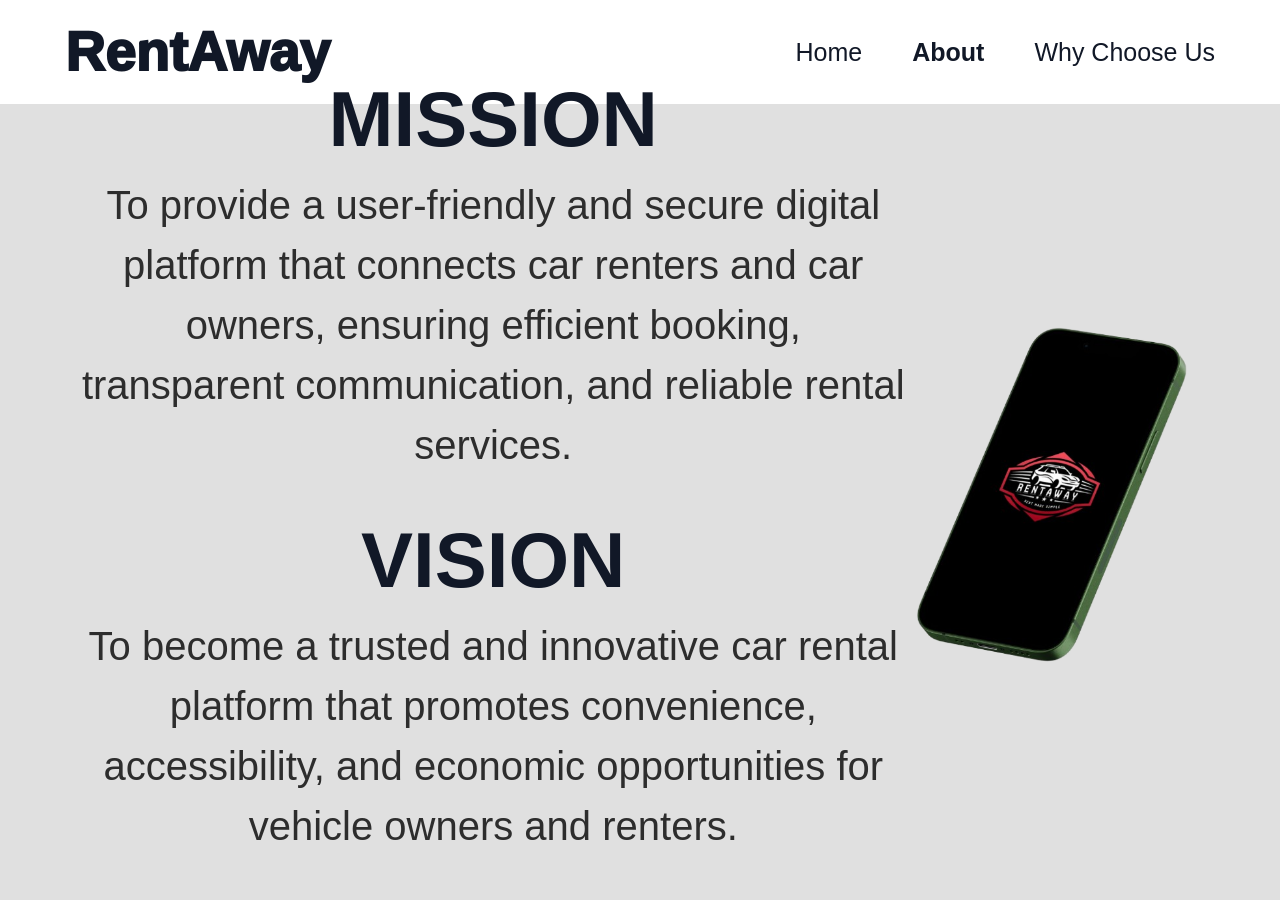
<file: landing page/index.html>
<!DOCTYPE html>
<html lang="en">
<head>
<meta charset="UTF-8">
<meta name="viewport" content="width=device-width, initial-scale=1.0">
<title>RentAway</title>
<link rel="stylesheet" href="about.css">
</head>
<body>

    <!-- Navbar -->
    <header class="navbar">
        <div class="logo">RentAway</div>

        <nav>
            <ul class="nav-links">
                <li><a href="home.html">Home</a></li>
                <li><a href="#" class="active">About</a></li>
                <li><a href="why.html">Why Choose Us</a></li>
            </ul>
        </nav>
    </header>

    <!-- About Section -->
    <section class="about-section">

        <!-- Left Content -->
        <div class="text-content">

            <div class="mission">
                <h1>MISSION</h1>
                <p>
                    To provide a user-friendly and secure digital platform
                    that connects car renters and car owners, ensuring
                    efficient booking, transparent communication, and
                    reliable rental services.
                </p>
            </div>

            <div class="vision">
                <h1>VISION</h1>
                <p>
                    To become a trusted and innovative car rental platform
                    that promotes convenience, accessibility, and economic
                    opportunities for vehicle owners and renters.
                </p>
            </div>

        </div>

        <!-- Right Image -->
        <div class="image-content">
            <img src="second.png" alt="RentAway Phone Mockup">
        </div>

    </section>

</body>
</html>
</file>
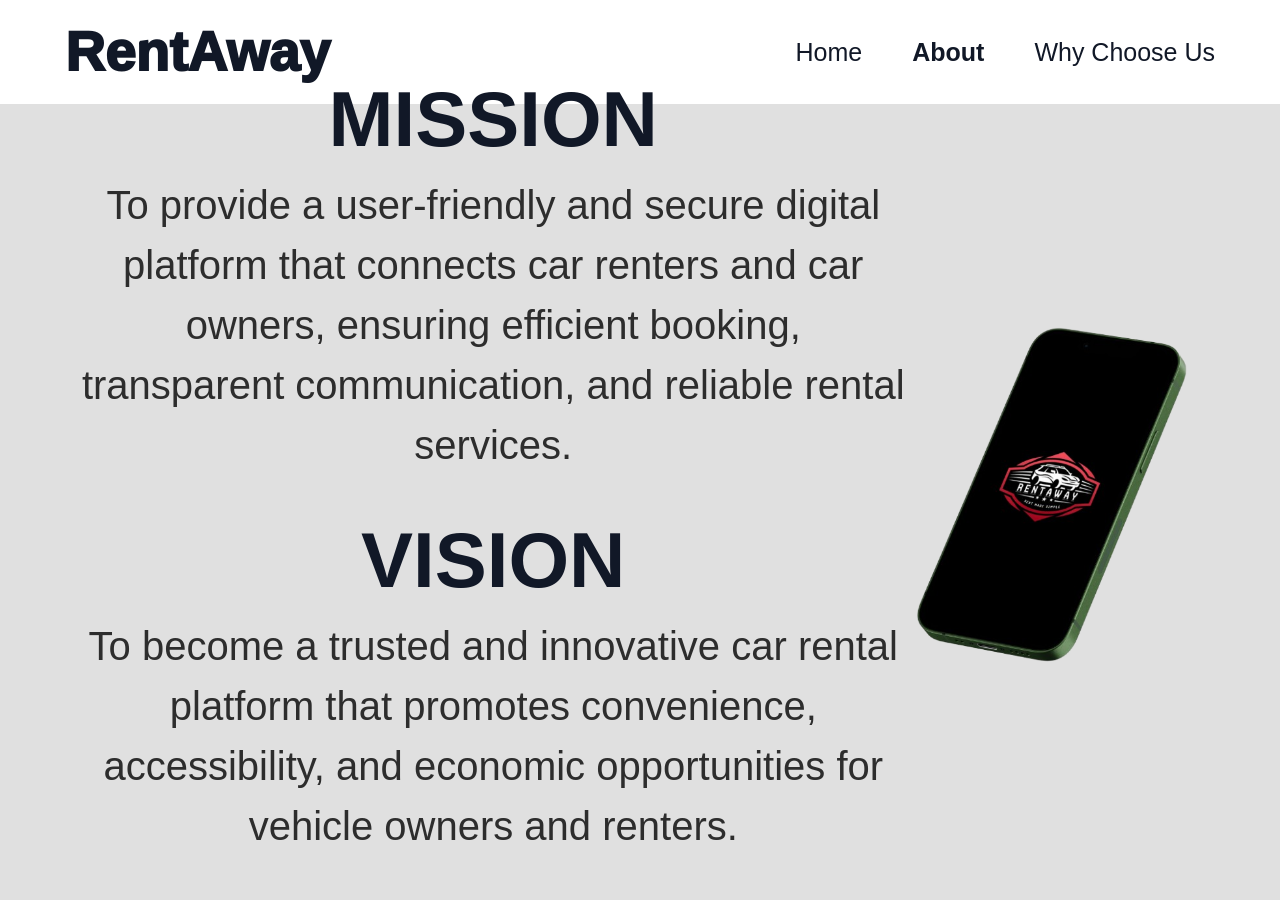
<file: landing page/about.html>
<!DOCTYPE html>
<html lang="en">
<head>
<meta charset="UTF-8">
<meta name="viewport" content="width=device-width, initial-scale=1.0">
<title>RentAway</title>
<link rel="stylesheet" href="index.css">
</head>
<body>

    <!-- Navbar -->
    <header class="navbar">
        <div class="logo">RentAway</div>

        <nav>
            <ul class="nav-links">
                <li><a href="home.html">Home</a></li>
                <li><a href="#" class="active">About</a></li>
                <li><a href="why.html">Why Choose Us</a></li>
            </ul>
        </nav>
    </header>

    <!-- About Section -->
    <section class="about-section">

        <!-- Left Content -->
        <div class="text-content">

            <div class="mission">
                <h1>MISSION</h1>
                <p>
                    To provide a user-friendly and secure digital platform
                    that connects car renters and car owners, ensuring
                    efficient booking, transparent communication, and
                    reliable rental services.
                </p>
            </div>

            <div class="vision">
                <h1>VISION</h1>
                <p>
                    To become a trusted and innovative car rental platform
                    that promotes convenience, accessibility, and economic
                    opportunities for vehicle owners and renters.
                </p>
            </div>

        </div>

        <!-- Right Image -->
        <div class="image-content">
            <img src="second.png" alt="RentAway Phone Mockup">
        </div>

    </section>

</body>
</html>
</file>
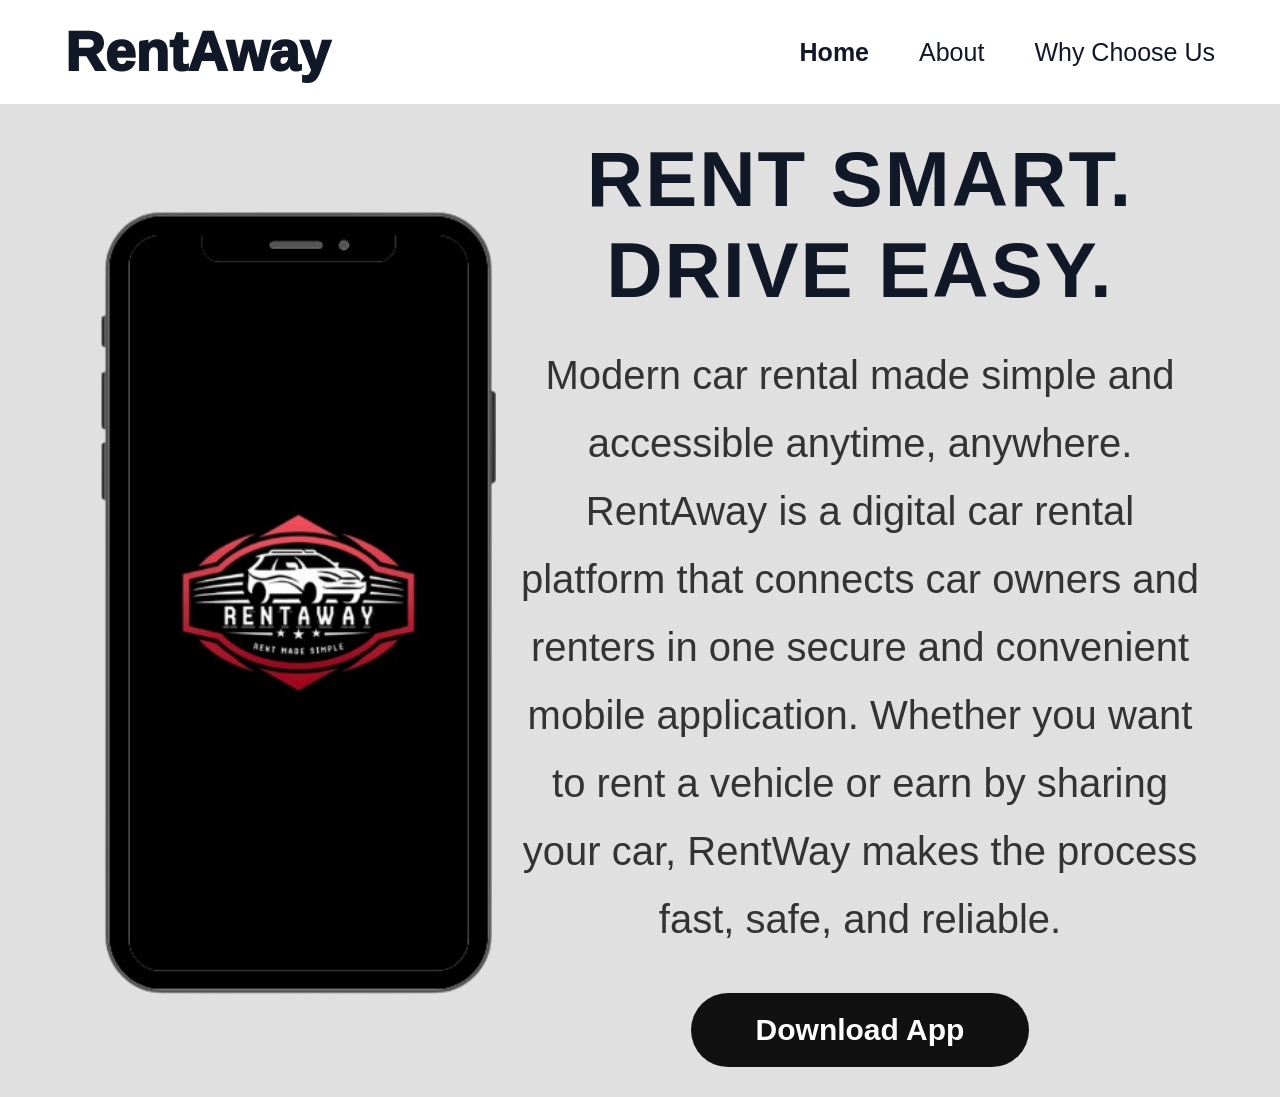
<file: landing page/home.html>
<!DOCTYPE html>
<html lang="en">
<head>
<meta charset="UTF-8">
<meta name="viewport" content="width=device-width, initial-scale=1.0">
<title>RentAway</title>
<link rel="stylesheet" href="home.css">
</head>

<body>

<!-- Navbar -->
    <header class="navbar">
        <div class="logo">RentAway</div>

        <nav>
            <ul class="nav-links">
                <li><a href="#"class="active">Home</a></li>
                <li><a href="about.html">About</a></li>
                <li><a href="why.html">Why Choose Us</a></li>
            </ul>
        </nav>
    </header>

<!-- Hero Section -->
<section class="hero">

    <!-- Phone Image -->
    <div class="phone">
        <img src="first.png" alt="RentAway App">
    </div>

    <!-- Text Content -->
    <div class="content">
        <h1>RENT SMART. DRIVE EASY. </h1>

        <p>
            Modern car rental made simple and accessible anytime, anywhere.
            RentAway is a digital car rental platform that connects car owners and renters in one secure and convenient mobile application. 
            Whether you want to rent a vehicle or earn by sharing your car, RentWay makes the process fast, safe, and reliable.
        </p>

        <button class="download-btn">Download App</button>
    </div>

</section>

</body>
</html>
</file>
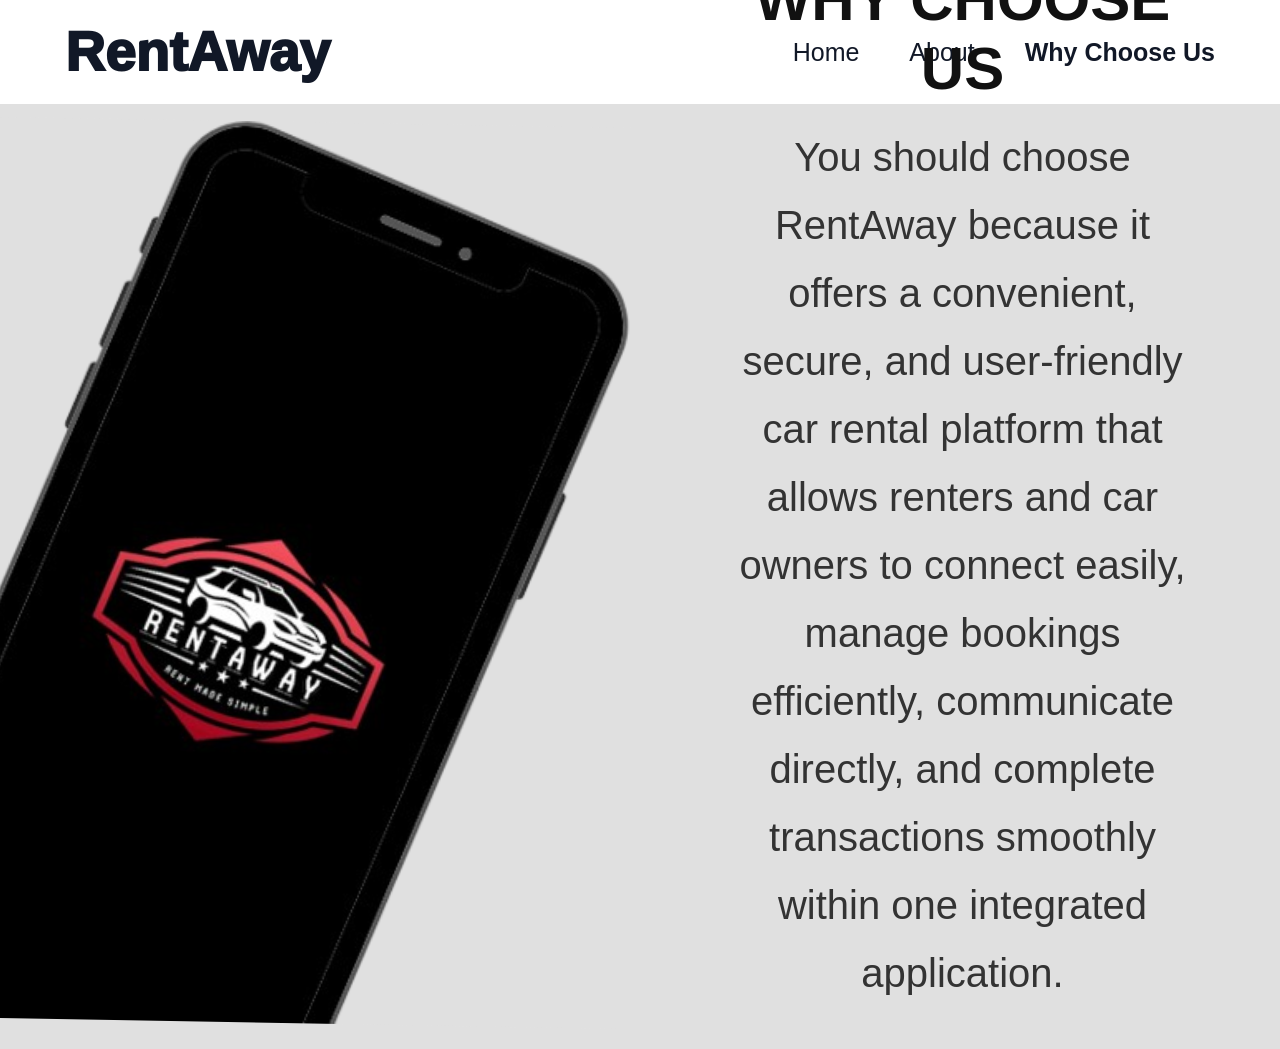
<file: landing page/why.html>
<!DOCTYPE html>
<html lang="en">
<head>
<meta charset="UTF-8">
<meta name="viewport" content="width=device-width, initial-scale=1.0">
<title>RentAway</title>
<link rel="stylesheet" href="why.css">
</head>
<body>

    <!-- Navbar -->
    <header class="navbar">
        <div class="logo">RentAway</div>

        <nav>
            <ul class="nav-links">
                <li><a href="home.html">Home</a></li>
                <li><a href="about.html">About</a></li>
                <li><a href="#" class="active">Why Choose Us</a></li>
            </ul>
        </nav>
    </header>

    <!-- Main Section -->
    <section class="why-section">

        <!-- Phone Image -->
        <div class="phone-container">
            <img src="third.png" alt="Phone Mockup">
        </div>

        <!-- Text -->
        <div class="text-container">
            <h1>WHY CHOOSE US</h1>

            <p>
                You should choose RentAway because it offers a 
                convenient, secure, and user-friendly car rental platform 
                that allows renters and car owners to connect easily, 
                manage bookings efficiently, communicate directly, and 
                complete transactions smoothly within one integrated 
                application.
            </p>
        </div>

    </section>

</body>
</html>
</file>
<file: landing page/about.css>
*{
    margin: 0;
    padding: 0;
    box-sizing: border-box;
    font-family: 'Poppins', sans-serif;
}

body{
    background-color: #e0e0e0;
    overflow: hidden; /* Only added this line — disables scroll */
}

/* Navbar */
.navbar{
    width: 100%;
    background: white;
    display: flex;
    justify-content: space-between;
    align-items: center;
    padding: 20px 65px;
}

.logo{
    font-size: 55px;
    font-weight: 950;
    color: #111827;
}

.nav-links{
    display: flex;
    gap: 50px;
    list-style: none;
}

.nav-links a{
    text-decoration: none;
    color: #111827;
    font-size: 25px;
    font-weight: 500;
    transition: 0.3s;
}

.nav-links a:hover{
    color: #000;
}

.nav-links .active{
    font-weight: 800;
}

/* About Section */
.about-section{
    display: flex;
    justify-content: space-between;
    align-items: center;
    padding: 30px 80px;
    min-height: calc(90vh - 110px);
}

/* Left Text */
.text-content{
    max-width: 1200%;
    text-align: center;
        margin: 0 auto;
}

.text-content h1{
    font-size: 78px;
    font-weight: 900;
    color: #111827;
    margin-bottom: 10px;
}

.text-content p{
    font-size: 40px;
    line-height: 1.5;
    color: #2d2d2d;
}

.mission{
    margin-top: -60px;
    margin-bottom: 40px;
}

/* Right Image */
.image-content{
    width: 100%;
    display: flex;
    justify-content: center;
}

.image-content img{
    width: 100%;
    max-width: 850px;
    height: auto;
}
</file>
<file: landing page/index.css>
*{
    margin: 0;
    padding: 0;
    box-sizing: border-box;
    font-family: 'Poppins', sans-serif;
}

body{
    background-color: #e0e0e0;
    overflow: hidden; /* Only added this line — disables scroll */
}

/* Navbar */
.navbar{
    width: 100%;
    background: white;
    display: flex;
    justify-content: space-between;
    align-items: center;
    padding: 20px 65px;
}

.logo{
    font-size: 55px;
    font-weight: 950;
    color: #111827;
}

.nav-links{
    display: flex;
    gap: 50px;
    list-style: none;
}

.nav-links a{
    text-decoration: none;
    color: #111827;
    font-size: 25px;
    font-weight: 500;
    transition: 0.3s;
}

.nav-links a:hover{
    color: #000;
}

.nav-links .active{
    font-weight: 800;
}

/* About Section */
.about-section{
    display: flex;
    justify-content: space-between;
    align-items: center;
    padding: 30px 80px;
    min-height: calc(90vh - 110px);
}

/* Left Text */
.text-content{
    max-width: 1200%;
    text-align: center;
        margin: 0 auto;
}

.text-content h1{
    font-size: 78px;
    font-weight: 900;
    color: #111827;
    margin-bottom: 10px;
}

.text-content p{
    font-size: 40px;
    line-height: 1.5;
    color: #2d2d2d;
}

.mission{
    margin-top: -60px;
    margin-bottom: 40px;
}

/* Right Image */
.image-content{
    width: 100%;
    display: flex;
    justify-content: center;
}

.image-content img{
    width: 100%;
    max-width: 850px;
    height: auto;
}
</file>
<file: landing page/home.css>
*{
    margin: 0;
    padding: 0;
    box-sizing: border-box;
    font-family: 'Poppins', sans-serif;
}

body {
    font-family: Arial, sans-serif;
    background: #e0e0e0;
    overflow: hidden; /* Only added this line — disables scroll */
}

/* Navbar */
.navbar {
    width: 100%;
    background: white;
    display: flex;
    justify-content: space-between;
    align-items: center;
    padding: 20px 65px;
}

.logo {
    font-size: 55px;
    font-weight: 950;
    color: #111827;
}

.nav-links {
    display: flex;
    gap: 50px;
    list-style: none;
}

.nav-links a {
    text-decoration: none;
    color: #111827;
    font-size: 25px;
    font-weight: 500;
    transition: 0.3s;
}

.nav-links a:hover{
    color: #000;
}

.nav-links .active{
    font-weight: 800;
}


/* Hero Section */
.hero{
    display: flex;
    justify-content: space-between;
    align-items: center;
    padding: 30px 80px;
    min-height: calc(90vh - 110px);
}

/* Phone Image */
.phone img{
    width: 440px;
}

/* Content */
.content{
    max-width: 1200px;
    text-align: center;
    margin: 0 auto;
}

.content h1{
    font-size: 78px;
    font-weight: 900;
    color: #111827;
    margin-bottom: 25px;
    letter-spacing: 2px;
    text-transform: uppercase;
}

.content p{
    font-size: 40px;
    line-height: 1.7;
    color: #333;
}

/* Button */
.download-btn{
    margin-top: 40px;
    padding: 20px 65px;
    font-size: 30px;
    font-weight: bold;
    border: none;
    border-radius: 40px;
    background: #111;
    color: white;
    cursor: pointer;
    transition: 0.3s ease;
}

.download-btn:hover{
    background: #333;
    transform: scale(1.05);
}
</file>
<file: landing page/why.css>
* {
    margin: 0;
    padding: 0;
    box-sizing: border-box;
}

body {
    font-family: Arial, sans-serif;
    background: #e0e0e0;
    overflow: hidden; /* Only added this line — disables scroll */
}

/* Navbar */
.navbar {
    width: 100%;
    background: white;
    display: flex;
    justify-content: space-between;
    align-items: center;
    padding: 20px 65px;
}

.logo {
    font-size: 55px;
    font-weight: 950;
    color: #111827;
}

.nav-links {
    display: flex;
    gap: 50px;
    list-style: none;
}

.nav-links a {
    text-decoration: none;
    color: #111827;
    font-size: 25px;
    font-weight: 500;
    transition: 0.3s;
}

.nav-links a:hover{
    color: #000;
}

.nav-links .active{
    font-weight: 800;
}

/* Main Section */
.why-section {
    display: flex;
    align-items: center;
    justify-content: center;
    padding: 20px 80px;
    min-height: 90vh;
}

/* Phone Image */
.phone-container img {
    width: 645px;
    transform: rotate(1deg) translateX(-100px);
}

/* Text */
.text-container {
    max-width: 1200px;
    text-align: center;
    display: flex;
    flex-direction: column;
    justify-content: center;
    align-items: center;
    margin-top: -180px;
}

.text-container h1 {
    font-size: 60px;
    font-weight: 900;
    color: #111;
    margin-bottom: 20px;
}

.text-container p {
    font-size: 40px;
    line-height: 1.7;
    color: #333;
}
</file>
